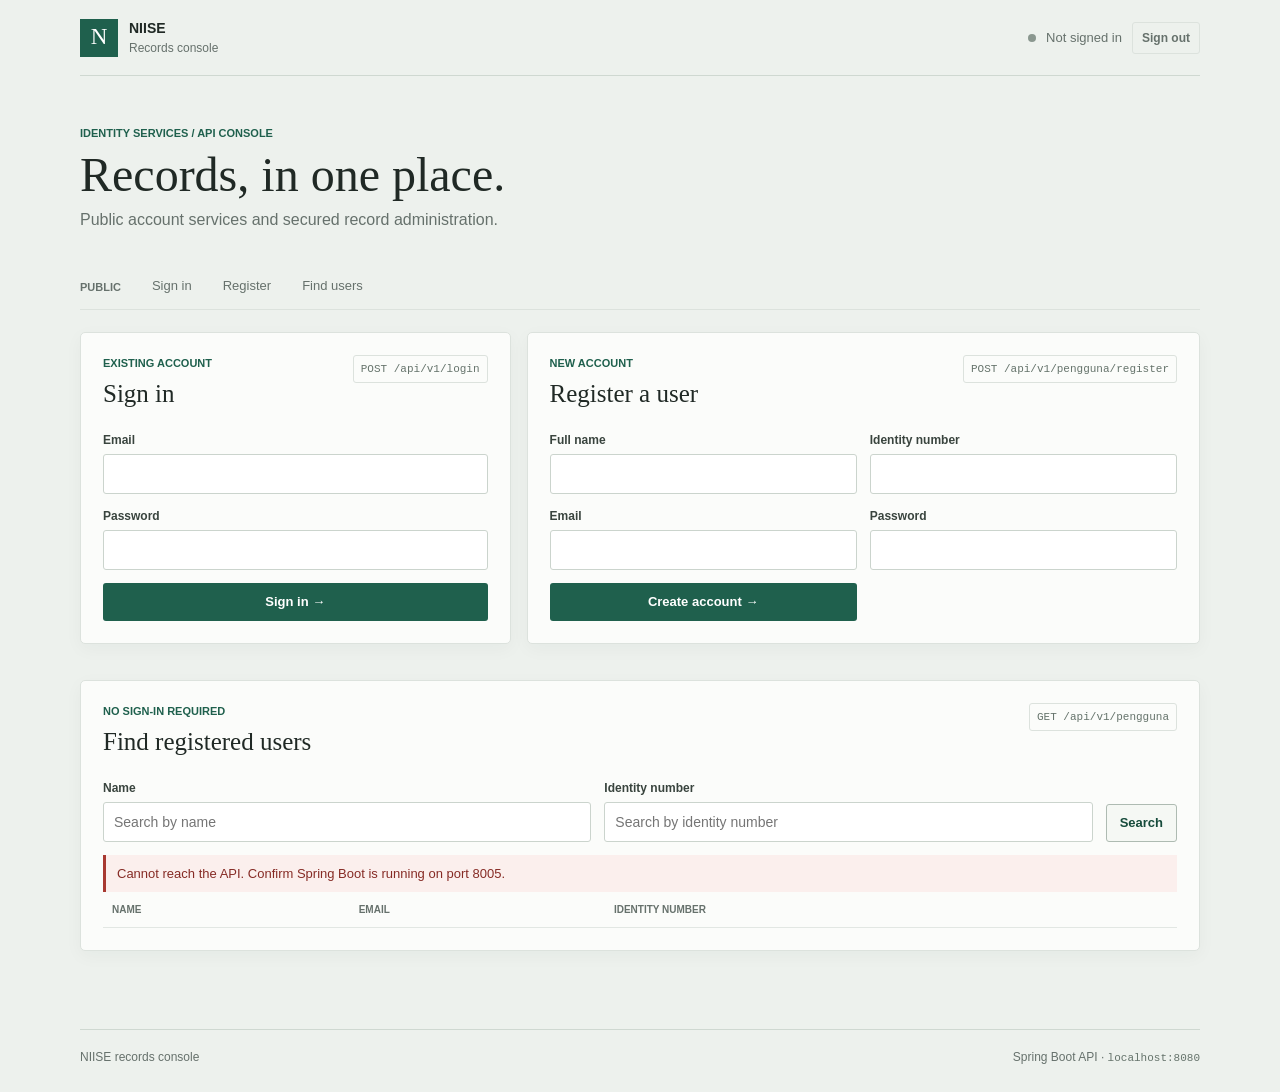
<file: src/main/demoplainhtml/index.html>
<!DOCTYPE html>
<html lang="en">
<head>
    <meta charset="UTF-8">
    <meta name="viewport" content="width=device-width, initial-scale=1.0">
    <meta name="theme-color" content="#f3f5f2">
    <title>NIISE | Records Console</title>
    <link rel="stylesheet" href="style.css">
    <script src="app.js" defer></script>
</head>
<body>
    <header class="site-header">
        <a class="brand" href="#top" aria-label="NIISE records home">
            <span class="brand-mark" aria-hidden="true">N</span>
            <span><strong>NIISE</strong><small>Records console</small></span>
        </a>
        <div class="header-status">
            <span class="status-dot" aria-hidden="true"></span>
            <span id="session-label">Not signed in</span>
            <button id="logout-button" class="button button-quiet" type="button">Sign out</button>
        </div>
    </header>

    <main id="top">
        <section class="intro" aria-labelledby="page-title">
            <p class="eyebrow">Identity services / API console</p>
            <h1 id="page-title">Records, in one place.</h1>
            <p>Public account services and secured record administration.</p>
        </section>

        <nav class="menu public-menu" aria-label="Public endpoints">
            <span class="menu-label">Public</span>
            <a href="#login-panel">Sign in</a>
            <a href="#register">Register</a>
            <a href="#public-search">Find users</a>
        </nav>

        <section class="public-layout" aria-label="Public services">
            <section id="login-panel" class="panel login-panel" aria-labelledby="login-title">
                <div class="panel-heading">
                    <div><p class="eyebrow">Existing account</p><h2 id="login-title">Sign in</h2></div>
                    <span class="endpoint">POST /api/v1/login</span>
                </div>
                <form id="login-form" class="form-grid" autocomplete="on">
                    <label>Email<input name="email" type="email" autocomplete="username" required></label>
                    <label>Password<input name="password" type="password" autocomplete="current-password" required></label>
                    <button class="button button-primary" type="submit">Sign in <span aria-hidden="true">→</span></button>
                </form>
                <p id="login-message" class="message" role="status" hidden></p>
            </section>

            <section id="register" class="panel" aria-labelledby="register-title">
                <div class="panel-heading">
                    <div><p class="eyebrow">New account</p><h2 id="register-title">Register a user</h2></div>
                    <span class="endpoint">POST /api/v1/pengguna/register</span>
                </div>
                <form id="register-form" class="form-grid two-column">
                    <label>Full name<input name="nama" required></label>
                    <label>Identity number<input name="icno"></label>
                    <label>Email<input name="email" type="email" required></label>
                    <label>Password<input name="password" type="password" minlength="6" required></label>
                    <button class="button button-primary" type="submit">Create account <span aria-hidden="true">→</span></button>
                </form>
                <p id="register-message" class="message" role="status" hidden></p>
            </section>
        </section>

        <section id="public-search" class="panel data-panel" aria-labelledby="public-search-title">
            <div class="panel-heading">
                <div><p class="eyebrow">No sign-in required</p><h2 id="public-search-title">Find registered users</h2></div>
                <span class="endpoint">GET /api/v1/pengguna</span>
            </div>
            <form id="public-search-form" class="search-form">
                <label>Name<input name="nama" placeholder="Search by name"></label>
                <label>Identity number<input name="icno" placeholder="Search by identity number"></label>
                <button class="button button-secondary" type="submit">Search</button>
            </form>
            <p id="public-search-message" class="message" role="status" hidden></p>
            <div class="table-wrap">
                <table>
                    <thead><tr><th>Name</th><th>Email</th><th>Identity number</th></tr></thead>
                    <tbody id="public-pengguna-results"></tbody>
                </table>
            </div>
        </section>

        <section id="protected-content" hidden>
            <div class="protected-heading">
                <div><p class="eyebrow">Bearer token required</p><h2>Authenticated endpoints</h2></div>
                <nav id="protected-menu" class="menu protected-menu" aria-label="Authenticated endpoints" hidden>
                    <span class="menu-label">Manage</span>
                    <button type="button" data-view="passports">Passports</button>
                    <button type="button" data-view="pengguna-admin">Pengguna</button>
                </nav>
            </div>

            <section class="panel data-panel" data-panel="passports" aria-labelledby="passport-title" hidden>
                <div class="panel-heading">
                    <div><p class="eyebrow">Authenticated</p><h2 id="passport-title">Passport records</h2></div>
                    <div class="panel-tools">
                        <span class="endpoint">/api/v1/passports</span>
                        <button id="passport-add" class="button button-primary" type="button">Add new passport</button>
                    </div>
                </div>
                <form id="passport-search-form" class="search-form">
                    <label>Full name<input name="fullname" placeholder="Search by full name"></label>
                    <label>Identity number<input name="icno" placeholder="Search by identity number"></label>
                    <button class="button button-secondary" type="submit">Search records</button>
                </form>
                <p class="endpoint-note">Search, update and delete: <code>/passports/admin</code>. Create: <code>POST /passports</code>.</p>
                <p id="passport-message" class="message" role="status" hidden></p>
                <div class="table-wrap">
                    <table>
                        <thead><tr><th>ID</th><th>Full name</th><th>Identity number</th><th>Actions</th></tr></thead>
                        <tbody id="passport-results"></tbody>
                    </table>
                </div>
                <form id="passport-form" class="edit-form">
                    <h3>Create passport</h3>
                    <input name="id" type="hidden">
                    <label>Full name<input name="fullname" required></label>
                    <label>Identity number<input name="icno" required></label>
                    <div class="form-actions">
                        <button class="button button-primary" type="submit">Save passport</button>
                        <button id="passport-cancel" class="button button-quiet" type="button">Clear</button>
                    </div>
                </form>
            </section>

            <section class="panel data-panel" data-panel="pengguna-admin" aria-labelledby="admin-pengguna-title" hidden>
                <div class="panel-heading">
                    <div><p class="eyebrow">Authenticated</p><h2 id="admin-pengguna-title">User administration</h2></div>
                    <div class="panel-tools">
                        <span class="endpoint">/api/v1/pengguna/admin</span>
                        <button id="pengguna-admin-add" class="button button-primary" type="button">Add new user</button>
                    </div>
                </div>
                <form id="pengguna-admin-search-form" class="search-form">
                    <label>Name<input name="nama" placeholder="Search by name"></label>
                    <label>Identity number<input name="icno" placeholder="Search by identity number"></label>
                    <button class="button button-secondary" type="submit">Search records</button>
                </form>
                <p id="pengguna-admin-message" class="message" role="status" hidden></p>
                <div class="table-wrap">
                    <table>
                        <thead><tr><th>ID</th><th>Name</th><th>Email</th><th>Identity number</th><th>Actions</th></tr></thead>
                        <tbody id="pengguna-admin-results"></tbody>
                    </table>
                </div>
                <form id="pengguna-admin-form" class="edit-form">
                    <h3 id="pengguna-admin-form-title">Update user</h3>
                    <input name="id" type="hidden">
                    <label>Name<input name="nama" required></label>
                    <label>Identity number<input name="icno"></label>
                    <label>Email<input name="email" type="email" required></label>
                    <label>New password<input name="password" type="password" minlength="6" required></label>
                    <p class="form-hint">The API requires a password of at least 6 characters.</p>
                    <div class="form-actions">
                        <button id="pengguna-admin-submit" class="button button-primary" type="submit">Update user</button>
                        <button id="pengguna-admin-cancel" class="button button-quiet" type="button">Clear</button>
                    </div>
                </form>
            </section>
        </section>
    </main>

    <footer><span>NIISE records console</span><span>Spring Boot API · <code>localhost:8080</code></span></footer>
</body>
</html>
</file>
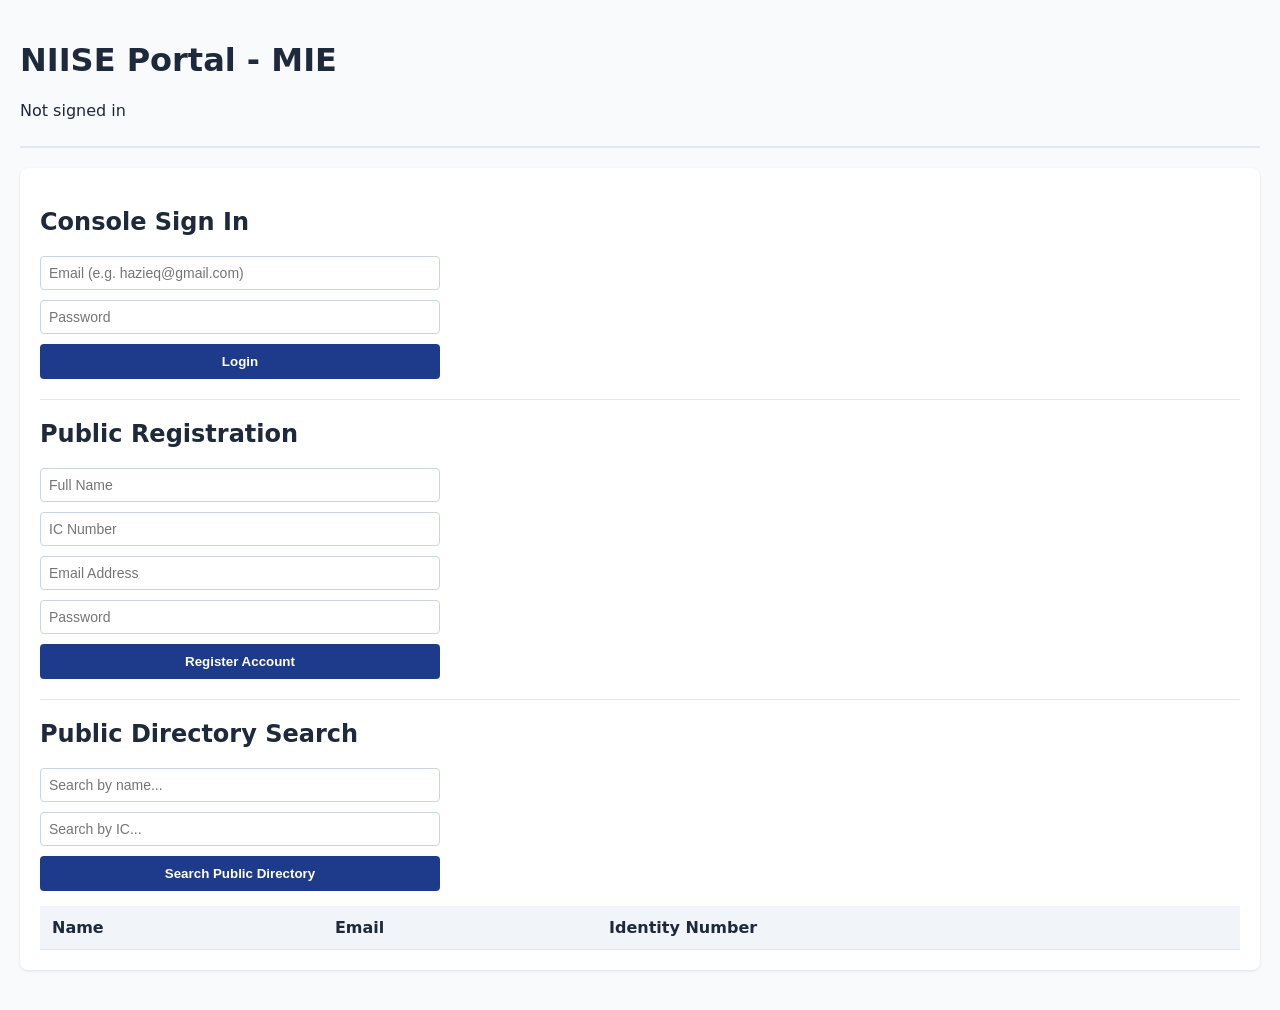
<file: src/main/resources/static/index.html>
<!DOCTYPE html>
<html lang="en">
<head>
    <meta charset="UTF-8">
    <meta name="viewport" content="width=device-width, initial-scale=1.0">
    <title>NIISE - Administrative Console</title>
    <style>
        :root {
            --primary: #1e3a8a;
            --success: #16a34a;
            --error: #dc2626;
            --bg: #f8fafc;
            --text: #1e293b;
        }
        body { font-family: system-ui, -apple-system, sans-serif; background: var(--bg); color: var(--text); margin: 0; padding: 20px; }
        header { display: flex; justify-content: space-between; align-items: center; border-bottom: 2px solid #e2e8f0; padding-bottom: 10px; margin-bottom: 20px; }
        .nav-btn { background: #e2e8f0; border: none; padding: 8px 16px; cursor: pointer; font-weight: 500; border-radius: 4px; margin-right: 5px; }
        .nav-btn[aria-current="page"] { background: var(--primary); color: white; }
        .panel { background: white; padding: 20px; border-radius: 8px; box-shadow: 0 1px 3px rgba(0,0,0,0.1); margin-bottom: 20px; }
        form { display: grid; gap: 10px; max-width: 400px; margin-bottom: 15px; }
        input { padding: 8px; border: 1px solid #cbd5e1; border-radius: 4px; font-size: 14px; }
        button[type="submit"], .action-btn { background: var(--primary); color: white; border: none; padding: 10px; border-radius: 4px; cursor: pointer; font-weight: bold; }
        .button-danger { background: var(--error) !important; }
        .message { padding: 10px; border-radius: 4px; margin-bottom: 15px; font-weight: 500; }
        .message-success { background: #dcfce7; color: #15803d; border: 1px solid #bbf7d0; }
        .message-error { background: #fee2e2; color: #b91c1c; border: 1px solid #fecaca; }
        table { width: 100%; border-collapse: collapse; margin-top: 15px; background: white; }
        th, td { text-align: left; padding: 12px; border-bottom: 1px solid #e2e8f0; }
        th { background: #f1f5f9; }
        .row-actions button { margin-right: 5px; padding: 4px 8px; font-size: 12px; border-radius: 4px; cursor: pointer; border: 1px solid #cbd5e1; }
    </style>
</head>
<body>

    <header>
        <div>
            <h1>NIISE Portal - MIE</h1>
            <p id="session-label">Not signed in</p>
        </div>
        <div id="protected-menu" hidden>
            <button class="nav-btn" data-view="passports" aria-current="false">Passports Panel</button>
            <button class="nav-btn" data-view="pengguna-admin" aria-current="false">Users Admin</button>
            <button id="logout-button" class="nav-btn button-danger" style="color: white;">Logout</button>
        </div>
    </header>

    <!-- 1. PUBLIC PUBLIC VIEW: LOGIN PANEL -->
    <div id="login-panel" class="panel">
        <h2>Console Sign In</h2>
        <div id="login-message" class="message" hidden></div>
        <form id="login-form">
            <input type="email" name="email" placeholder="Email (e.g. hazieq@gmail.com)" required>
            <input type="password" name="password" placeholder="Password" required>
            <button type="submit">Login</button>
        </form>

        <hr style="margin: 20px 0; border: 0; border-top: 1px solid #e2e8f0;">

        <h2>Public Registration</h2>
        <div id="register-message" class="message" hidden></div>
        <form id="register-form">
            <input type="text" name="nama" placeholder="Full Name" required>
            <input type="text" name="icno" placeholder="IC Number" required>
            <input type="email" name="email" placeholder="Email Address" required>
            <input type="password" name="password" placeholder="Password" required>
            <button type="submit">Register Account</button>
        </form>

        <hr style="margin: 20px 0; border: 0; border-top: 1px solid #e2e8f0;">

        <h2>Public Directory Search</h2>
        <div id="public-search-message" class="message" hidden></div>
        <form id="public-search-form">
            <input type="text" name="nama" placeholder="Search by name...">
            <input type="text" name="icno" placeholder="Search by IC...">
            <button type="submit">Search Public Directory</button>
        </form>
        <table>
            <thead>
                <tr><th>Name</th><th>Email</th><th>Identity Number</th></tr>
            </thead>
            <tbody id="public-pengguna-results"></tbody>
        </table>
    </div>

    <!-- 2. PROTECTED VIEW CONTINUATION CONTAINER -->
    <div id="protected-content" hidden>
        
        <!-- PANEL: PASSPORTS MANAGEMENT -->
        <div id="passport-panel" class="panel" data-panel="passports" hidden>
            <h2>Passport Management</h2>
            <div id="passport-message" class="message" hidden></div>
            
            <button id="passport-add" class="action-btn" style="margin-bottom: 15px;">+ Add New Passport</button>

            <form id="passport-form">
                <input type="hidden" name="id">
                <input type="text" name="fullname" placeholder="Full Name on Passport">
                <input type="text" name="icno" placeholder="IC Number">
                <div style="display: flex; gap: 10px;">
                    <button type="submit" style="flex: 1;">Save Passport</button>
                    <button type="button" id="passport-cancel" style="background:#64748b; color:white; border:none; padding:10px; border-radius:4px; cursor:pointer;">Cancel</button>
                </div>
            </form>

            <form id="passport-search-form" style="margin-top: 20px;">
                <input type="text" name="fullname" placeholder="Filter by passport name...">
                <button type="submit">Filter Passports</button>
            </form>

            <table>
                <thead>
                    <tr><th>ID</th><th>Full Name</th><th>IC Number</th><th>Actions</th></tr>
                </thead>
                <tbody id="passport-results"></tbody>
            </table>
        </div>

        <!-- PANEL: USER MANAGEMENT ADMINISTRATIVE DASHBOARD -->
        <div id="pengguna-admin-panel" class="panel" data-panel="pengguna-admin" hidden>
            <h2 id="pengguna-admin-form-title">Add new user</h2>
            <div id="pengguna-admin-message" class="message" hidden></div>

            <button id="pengguna-admin-add" class="action-btn" style="margin-bottom: 15px;">+ Add New User</button>

            <form id="pengguna-admin-form">
                <input type="hidden" name="id">
                <input type="text" name="nama" placeholder="Name" required>
                <input type="text" name="icno" placeholder="IC Number" required>
                <input type="email" name="email" placeholder="Email" required>
                <input type="password" name="password" placeholder="Password">
                <div style="display: flex; gap: 10px;">
                    <button type="submit" id="pengguna-admin-submit" style="flex: 1;">Create user</button>
                    <button type="button" id="pengguna-admin-cancel" style="background:#64748b; color:white; border:none; padding:10px; border-radius:4px; cursor:pointer;">Cancel</button>
                </div>
            </form>

            <h3 style="margin-top: 30px;">Filter Administrative Records</h3>
            <form id="pengguna-admin-search-form">
                <input type="text" name="nama" placeholder="Filter by name...">
                <input type="text" name="icno" placeholder="Filter by IC...">
                <button type="submit">Filter Records</button>
            </form>

            <table>
                <thead>
                    <tr><th>ID</th><th>Name</th><th>Email</th><th>Identity Number</th><th>Actions</th></tr>
                </thead>
                <tbody id="pengguna-admin-results"></tbody>
            </table>
        </div>

    </div>

    <!-- Main Controller Logic Link -->
    <script src="app.js"></script>
</body>
</html>
</file>
<file: src/main/demoplainhtml/style.css>
:root {
    color-scheme: light;
    --ink: #202925;
    --muted: #66716c;
    --line: #dce2dd;
    --paper: #fbfcfa;
    --canvas: #edf1ed;
    --green: #1f604d;
    --green-dark: #164b3b;
    --lime: #c9dd79;
    --red: #a83931;
    --serif: Georgia, "Times New Roman", serif;
    --sans: "Aptos", "Segoe UI", sans-serif;
}

* { box-sizing: border-box; }
body {
    margin: 0;
    background: var(--canvas);
    color: var(--ink);
    font-family: var(--sans);
    line-height: 1.5;
}
.site-header, main, footer { width: min(1120px, calc(100% - 48px)); margin-inline: auto; }
.site-header {
    min-height: 76px;
    display: flex;
    align-items: center;
    justify-content: space-between;
    border-bottom: 1px solid #cfd8d1;
}
.brand { display: flex; align-items: center; gap: 11px; color: inherit; text-decoration: none; }
.brand-mark {
    display: grid;
    place-items: center;
    width: 38px;
    aspect-ratio: 1;
    background: var(--green);
    color: white;
    font-family: var(--serif);
    font-size: 23px;
}
.brand strong, .brand small { display: block; }
.brand strong { font-size: 14px; }
.brand small { color: var(--muted); font-size: 12px; }
.header-status { display: flex; align-items: center; gap: 10px; color: var(--muted); font-size: 13px; }
.status-dot { width: 8px; height: 8px; border-radius: 50%; background: #8a978f; }
main { padding-bottom: 60px; }
.intro { padding: 49px 0 33px; }
.eyebrow { margin: 0 0 7px; color: var(--green); font-size: 11px; font-weight: 700; text-transform: uppercase; }
h1, h2, h3, p { margin-top: 0; }
h1, h2 { font-family: var(--serif); font-weight: 500; }
h1 { margin-bottom: 8px; font-size: clamp(32px, 5vw, 48px); line-height: 1.08; }
.intro > p:last-child { margin-bottom: 0; color: var(--muted); }
.menu { display: flex; align-items: center; gap: 5px; border-bottom: 1px solid var(--line); }
.public-menu { margin-bottom: 22px; }
.menu-label { margin-right: 13px; color: var(--muted); font-size: 11px; font-weight: 700; text-transform: uppercase; }
.menu a, .menu button {
    padding: 11px 13px;
    border: 0;
    border-bottom: 2px solid transparent;
    background: transparent;
    color: var(--muted);
    font: inherit;
    font-size: 13px;
    text-decoration: none;
    cursor: pointer;
}
.menu a:hover, .menu button:hover, .menu [aria-current="page"] { border-bottom-color: var(--green); color: var(--green-dark); }
.public-layout { display: grid; grid-template-columns: minmax(260px, .78fr) minmax(0, 1.22fr); gap: 16px; align-items: start; }
.panel {
    min-width: 0;
    margin-bottom: 18px;
    padding: 22px;
    border: 1px solid var(--line);
    border-radius: 5px;
    background: var(--paper);
    box-shadow: 0 5px 18px rgb(38 57 45 / 4%);
}
.panel-heading, .protected-heading { display: flex; align-items: flex-start; justify-content: space-between; gap: 16px; }
.panel-heading { margin-bottom: 18px; }
.panel-tools { display: flex; align-items: center; gap: 8px; }
.panel-heading .eyebrow, .protected-heading .eyebrow { margin-bottom: 4px; }
h2 { margin-bottom: 0; font-size: 25px; }
h3 { margin: 0 0 14px; font-family: var(--serif); font-size: 20px; font-weight: 500; }
.endpoint, code { color: #65736b; font-family: Consolas, monospace; font-size: 11px; }
.endpoint { padding: 5px 7px; border: 1px solid var(--line); border-radius: 3px; white-space: nowrap; }
.form-grid, .search-form, .edit-form { display: grid; gap: 13px; }
.two-column { grid-template-columns: repeat(2, minmax(0, 1fr)); }
label { display: grid; gap: 5px; color: #39443e; font-size: 12px; font-weight: 650; }
input {
    width: 100%;
    min-height: 40px;
    padding: 8px 10px;
    border: 1px solid #cbd4cd;
    border-radius: 3px;
    background: white;
    color: var(--ink);
    font: 14px var(--sans);
}
input:focus { outline: 2px solid #8cae9e; outline-offset: 1px; border-color: var(--green); }
.button {
    min-height: 38px;
    padding: 8px 13px;
    border: 1px solid transparent;
    border-radius: 3px;
    font: 650 13px var(--sans);
    cursor: pointer;
}
.button-primary { background: var(--green); color: white; }
.button-primary:hover { background: var(--green-dark); }
.button-secondary { border-color: #aebbb2; background: #f5f8f4; color: var(--green-dark); }
.button-secondary:hover, .button-quiet:hover { background: #e7ede7; }
.button-quiet { border-color: var(--line); background: transparent; color: var(--muted); }
.button-danger { border-color: #e4c4c0; background: #fff8f7; color: var(--red); }
.button-danger:hover { background: #f8e9e7; }
.header-status .button { min-height: 32px; padding: 5px 9px; font-size: 12px; }
.message { margin: 13px 0 0; padding: 9px 11px; border-left: 3px solid var(--green); background: #edf4ef; color: var(--green-dark); font-size: 13px; overflow-wrap: anywhere; }
.message-error { border-color: var(--red); background: #fbefed; color: #862b25; }
.message-success { border-color: var(--green); }
.data-panel { margin-top: 18px; }
.search-form { grid-template-columns: minmax(160px, 1fr) minmax(160px, 1fr) auto; align-items: end; }
.endpoint-note, .form-hint { margin: 12px 0; color: var(--muted); font-size: 12px; }
.table-wrap { width: 100%; overflow-x: auto; }
table { width: 100%; border-collapse: collapse; text-align: left; font-size: 13px; }
th, td { padding: 10px 9px; border-bottom: 1px solid #e2e7e3; vertical-align: middle; }
th { color: var(--muted); font-size: 10px; text-transform: uppercase; }
td { overflow-wrap: anywhere; }
.row-actions { display: flex; gap: 6px; white-space: nowrap; }
.row-actions button { padding: 5px 8px; border: 1px solid var(--line); border-radius: 3px; background: white; color: var(--green-dark); font-size: 11px; cursor: pointer; }
.row-actions .button-danger { border-color: #e4c4c0; color: var(--red); }
.edit-form { grid-template-columns: repeat(2, minmax(0, 1fr)); margin-top: 24px; padding-top: 20px; border-top: 1px solid var(--line); }
.edit-form h3, .edit-form .form-hint, .form-actions { grid-column: 1 / -1; }
.form-actions { display: flex; gap: 8px; }
.protected-heading { align-items: end; margin: 36px 0 16px; }
.protected-heading h2 { font-size: 28px; }
.protected-menu { border: 0; }
footer { display: flex; justify-content: space-between; gap: 15px; padding: 18px 0 25px; border-top: 1px solid #cfd8d1; color: var(--muted); font-size: 12px; }
[hidden] { display: none !important; }

@media (max-width: 720px) {
    .site-header, main, footer { width: min(100% - 28px, 560px); }
    .site-header { min-height: 65px; }
    .header-status { gap: 7px; font-size: 11px; }
    .intro { padding: 35px 0 25px; }
    .public-layout { grid-template-columns: 1fr; gap: 0; }
    .panel { padding: 17px; }
    .panel-heading { flex-direction: column; gap: 9px; }
    .panel-tools { width: 100%; justify-content: space-between; }
    .search-form { grid-template-columns: 1fr; }
    .protected-heading { display: block; }
    .protected-menu { margin-top: 12px; }
    .two-column, .edit-form { grid-template-columns: 1fr; }
    .edit-form h3, .edit-form .form-hint, .form-actions { grid-column: auto; }
    footer { flex-wrap: wrap; }
}
</file>
